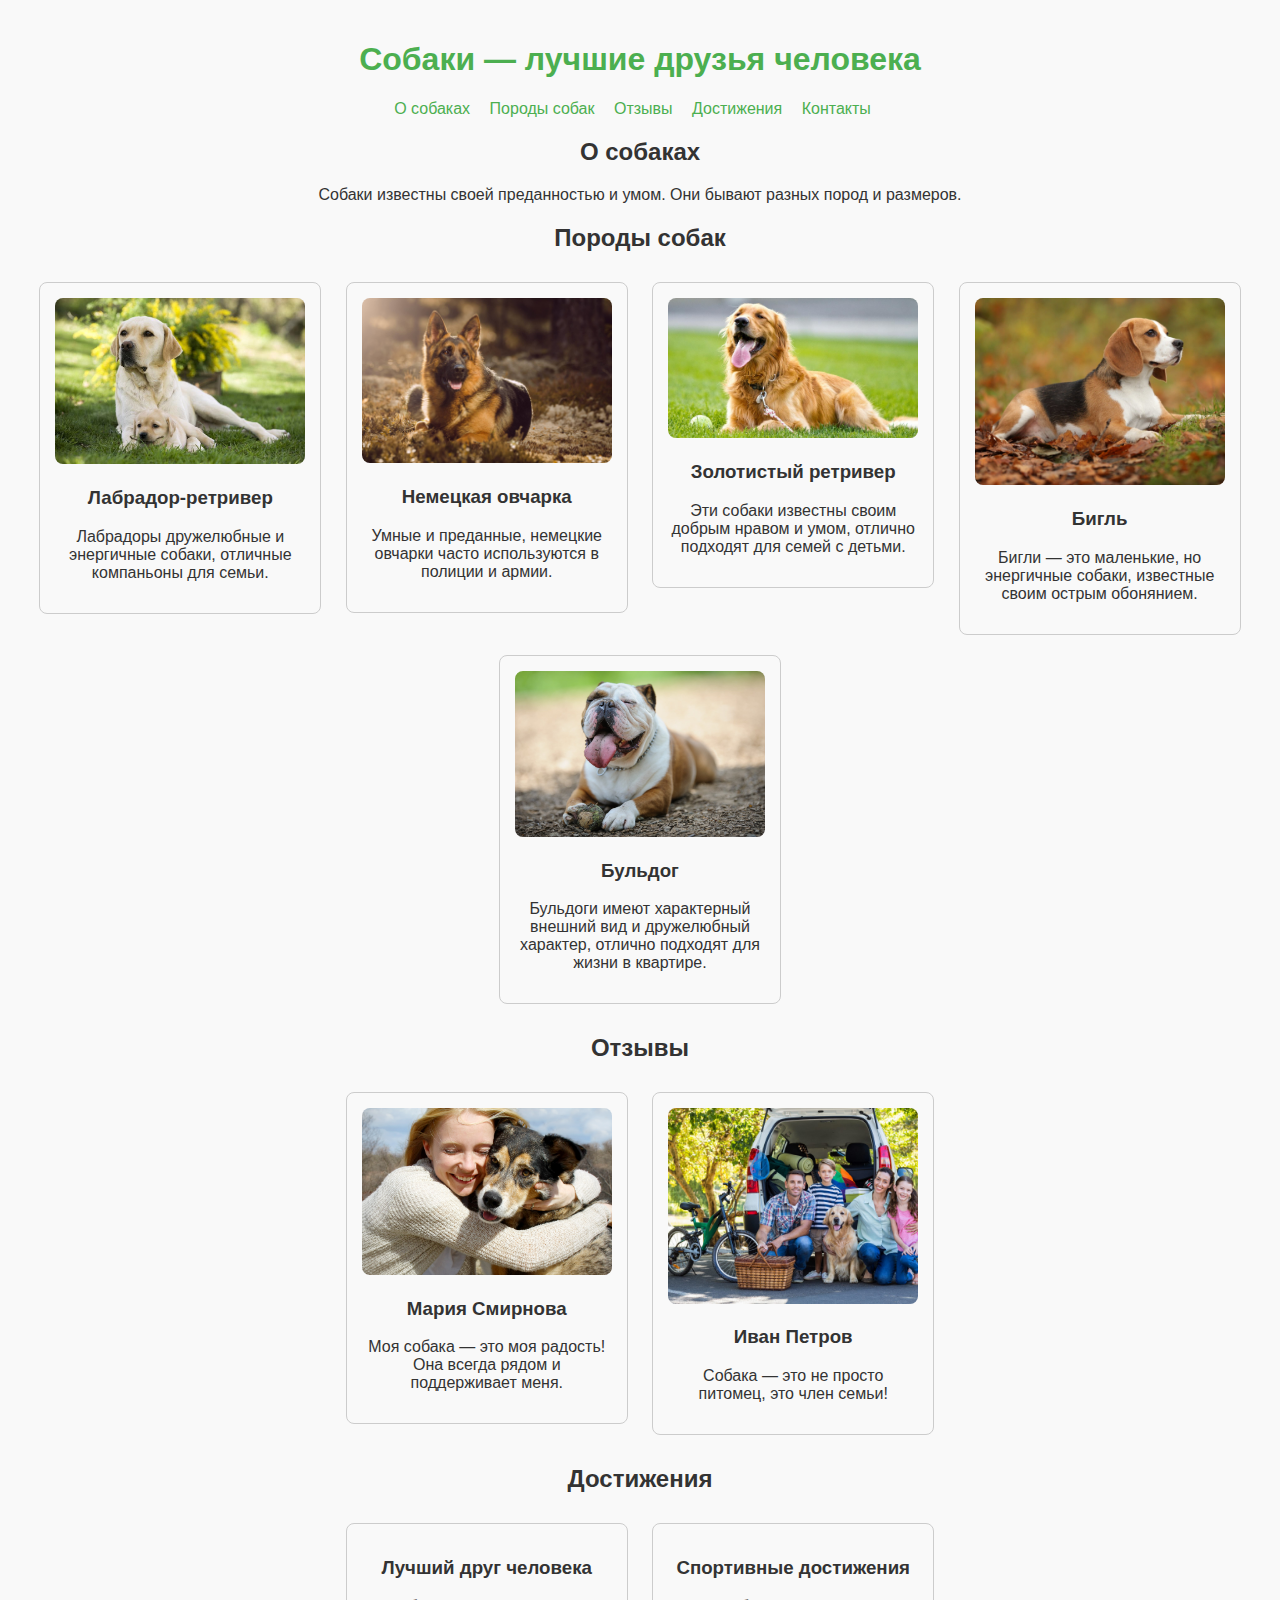
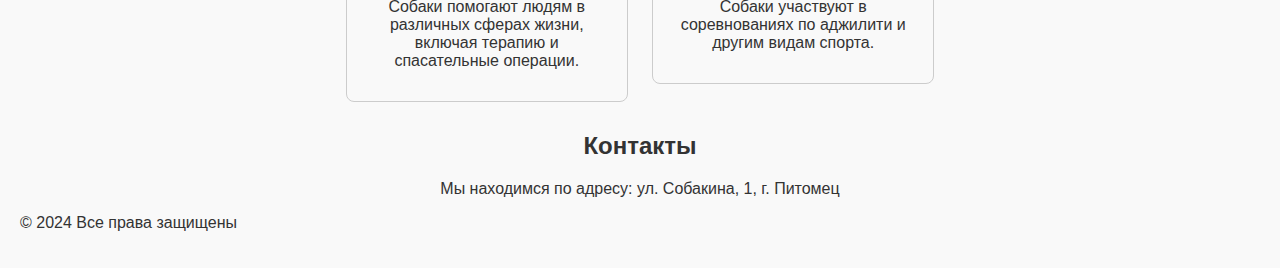
<file: index.html>
<!DOCTYPE html>
<html lang="ru">
<head>
    <meta charset="UTF-8">
    <meta name="viewport" content="width=device-width, initial-scale=1.0">
    <link rel="stylesheet" href="styles.css">
    <title>Собаки — лучшие друзья человека</title>
  <link rel="icon" type="image/ico"
      href="animal.ico"> 
</head>
<body>
    <header>
        <h1>Собаки — лучшие друзья человека</h1>
        <nav>
            <ul>
                <li><a href="#about">О собаках</a></li>
                <li><a href="#breeds">Породы собак</a></li>
                <li><a href="#reviews">Отзывы</a></li>
                <li><a href="#achievements">Достижения</a></li>
                <li><a href="#contact">Контакты</a></li>
            </ul>
        </nav>
    </header>

    <main>
        <section id="about">
            <h2>О собаках</h2>
            <p>Собаки известны своей преданностью и умом. Они бывают разных пород и размеров.</p>
        </section>

        <section id="breeds">
            <h2>Породы собак</h2>
            <div class="card">
                <img src="lab.jpg" alt="Лабрадор" class="clickable-image">
                <h3>Лабрадор-ретривер</h3>
                <p>Лабрадоры дружелюбные и энергичные собаки, отличные компаньоны для семьи.</p>
            </div>
            <div class="card">
                <img src="ger.jpg" alt="Немецкая овчарка" class="clickable-image">
                <h3>Немецкая овчарка</h3>
                <p>Умные и преданные, немецкие овчарки часто используются в полиции и армии.</p>
            </div>
            <div class="card">
                <img src="zol.jpg" alt="Золотистый ретривер" class="clickable-image">
                <h3>Золотистый ретривер</h3>
                <p>Эти собаки известны своим добрым нравом и умом, отлично подходят для семей с детьми.</p>
            </div>
            <div class="card">
                <img src="beag.jpg" alt="Бигль" class="clickable-image">
                <h3>Бигль</h3>
                <p>Бигли — это маленькие, но энергичные собаки, известные своим острым обонянием.</p>
            </div>
            <div class="card">
                <img src="bull.jpg" alt="Бульдог" class="clickable-image">
                <h3>Бульдог</h3>
                <p>Бульдоги имеют характерный внешний вид и дружелюбный характер, отлично подходят для жизни в квартире.</p>
            </div>
        </section>

        <section id="reviews">
            <h2>Отзывы</h2>
            <div class="card">
                <img src="dog1.jpg" alt="Мария со своим питомцем" class="clickable-image">
                <h3>Мария Смирнова</h3>
                <p>Моя собака — это моя радость! Она всегда рядом и поддерживает меня.</p>
            </div>
            <div class="card">
                <img src="dog2.jpg" alt="Любимый член семьи" class="clickable-image">
                <h3>Иван Петров</h3>
                <p>Собака — это не просто питомец, это член семьи!</p>
            </div>
        </section>

        <section id="achievements">
            <h2>Достижения</h2>
            <div class="card">
                <h3>Лучший друг человека</h3>
                <p>Собаки помогают людям в различных сферах жизни, включая терапию и спасательные операции.</p>
            </div>
            <div class="card">
                <h3>Спортивные достижения</h3>
                <p>Собаки участвуют в соревнованиях по аджилити и другим видам спорта.</p>
            </div>
        </section>

        <section id="contact">
            <h2>Контакты</h2>
            <p>Мы находимся по адресу: ул. Собакина, 1, г. Питомец</p>
        </section>
    </main>

    <footer>
        <p>&copy; 2024 Все права защищены</p>
    </footer>

    <!-- Модальное окно -->
    <div id="modal" class="modal">
        <span class="close">&times;</span>
        <img class="modal-content" id="modal-image">
        <div id="caption"></div>
    </div>

    <script>
        const modal = document.getElementById("modal");
        const modalImg = document.getElementById("modal-image");
        const captionText = document.getElementById("caption");
        const images = document.querySelectorAll('.clickable-image');

        images.forEach(img => {
            img.addEventListener('click', function() {
                modal.style.display = "block";
                modalImg.src = this.src;
                captionText.innerHTML = this.alt;
            });
        });

        const span = document.getElementsByClassName("close")[0];
        span.onclick = function() {
            modal.style.display = "none";
        }

        window.onclick = function(event) {
            if (event.target == modal) {
                modal.style.display = "none";
            }
        }
    </script>
    <!-- Yandex.Metrika counter -->
<script type="text/javascript">
    (function(m,e,t,r,i,k,a){
        m[i]=m[i]||function(){
            (m[i].a=m[i].a||[]).push(arguments)
        };
        m[i].l=1*new Date();
        for (var j = 0; j < document.scripts.length; j++) {
            if (document.scripts[j].src === r) { return; }
        }
        k=e.createElement(t),a=e.getElementsByTagName(t)[0],
        k.async=1,k.src=r,a.parentNode.insertBefore(k,a)
    })(window, document, "script", "https://mc.yandex.ru/metrika/tag.js", "ym");

    ym(98969404, "init", {
        clickmap: true,
        trackLinks: true,
        accurateTrackBounce: true,
        webvisor: true,
        trackHash: true
    });
</script>
<noscript>
    <div>
        <img src="https://mc.yandex.ru/watch/98969404" style="position:absolute; left:-9999px;" alt="" />
    </div>
</noscript>
<!-- /Yandex.Metrika counter -->

</body>
</html>
</file>
<file: styles.css>
body {
    font-family: Arial, sans-serif;
    background-color: #f9f9f9;
    color: #333;
    margin: 0;
    padding: 20px;
}

header {
    text-align: center;
    margin-bottom: 20px;
}

h1 {
    color: #4CAF50;
}

nav ul {
    list-style-type: none;
    padding: 0;
}

nav ul li {
    display: inline;
    margin-right: 15px;
}

nav ul li a {
    text-decoration: none;
    color: #4CAF50;
}

main {
    text-align: center;
}

.card {
    border: 1px solid #ccc;
    border-radius: 8px;
    padding: 15px;
    margin: 10px;
    display: inline-block;
    width: 250px;
    vertical-align: top;
}

.card img {
    max-width: 100%;
    border-radius: 8px;
    cursor: pointer;
}

.modal {
    display: none;
    position: fixed;
    z-index: 1;
    left: 0;
    top: 0;
    width: 100%;
    height: 100%;
    overflow: auto;
    background-color: rgb(0,0,0);
    background-color: rgba(0,0,0,0.9);
}

.modal img {
    margin: auto;
    display: block;
    width: 80%;
    max-width: 700px;
}

.close {
    position: absolute;
    top: 15px;
    right: 35px;
    color: #fff;
    font-size: 40px;
    font-weight: bold;
    transition: 0.3s;
}

.close:hover,
.close:focus {
    color: #bbb;
    text-decoration: none;
    cursor: pointer;
}

#caption {
    color: #ccc;
    text-align: center;
    margin-top: 10px;
}
</file>
